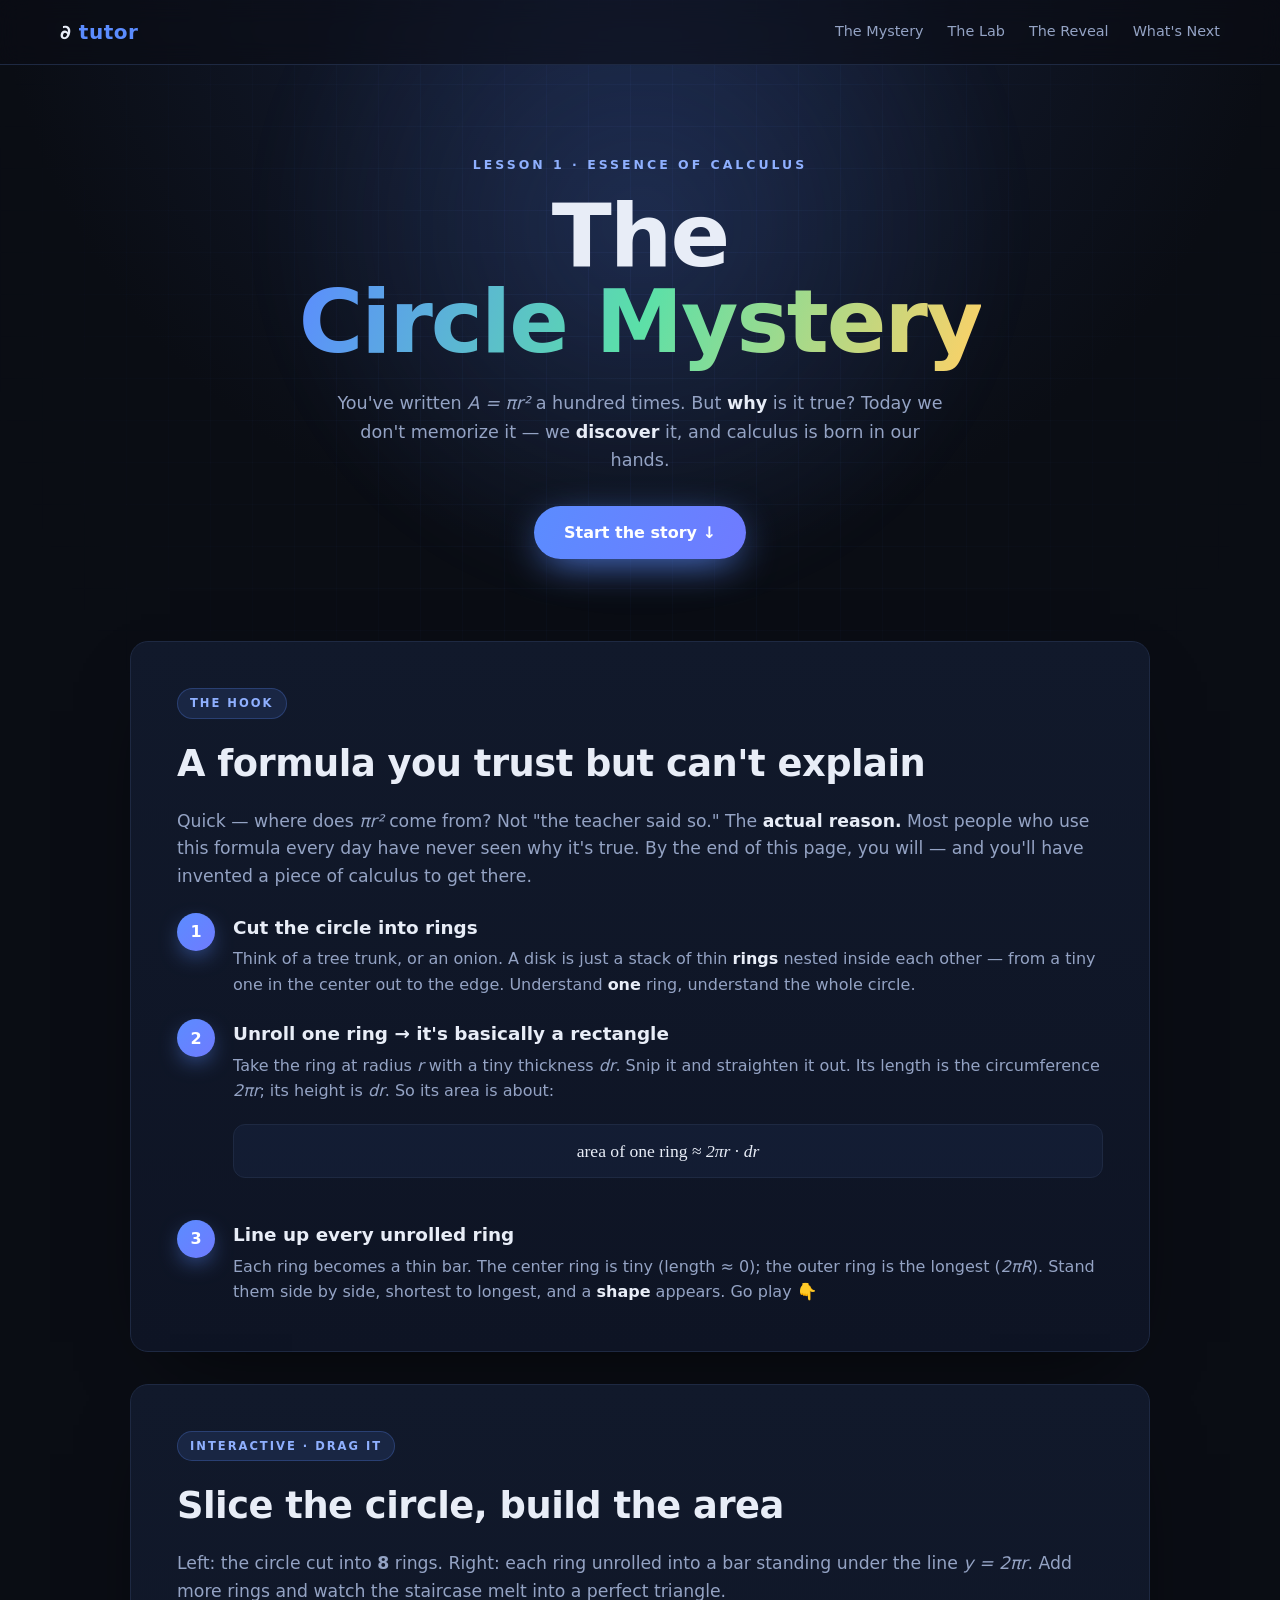
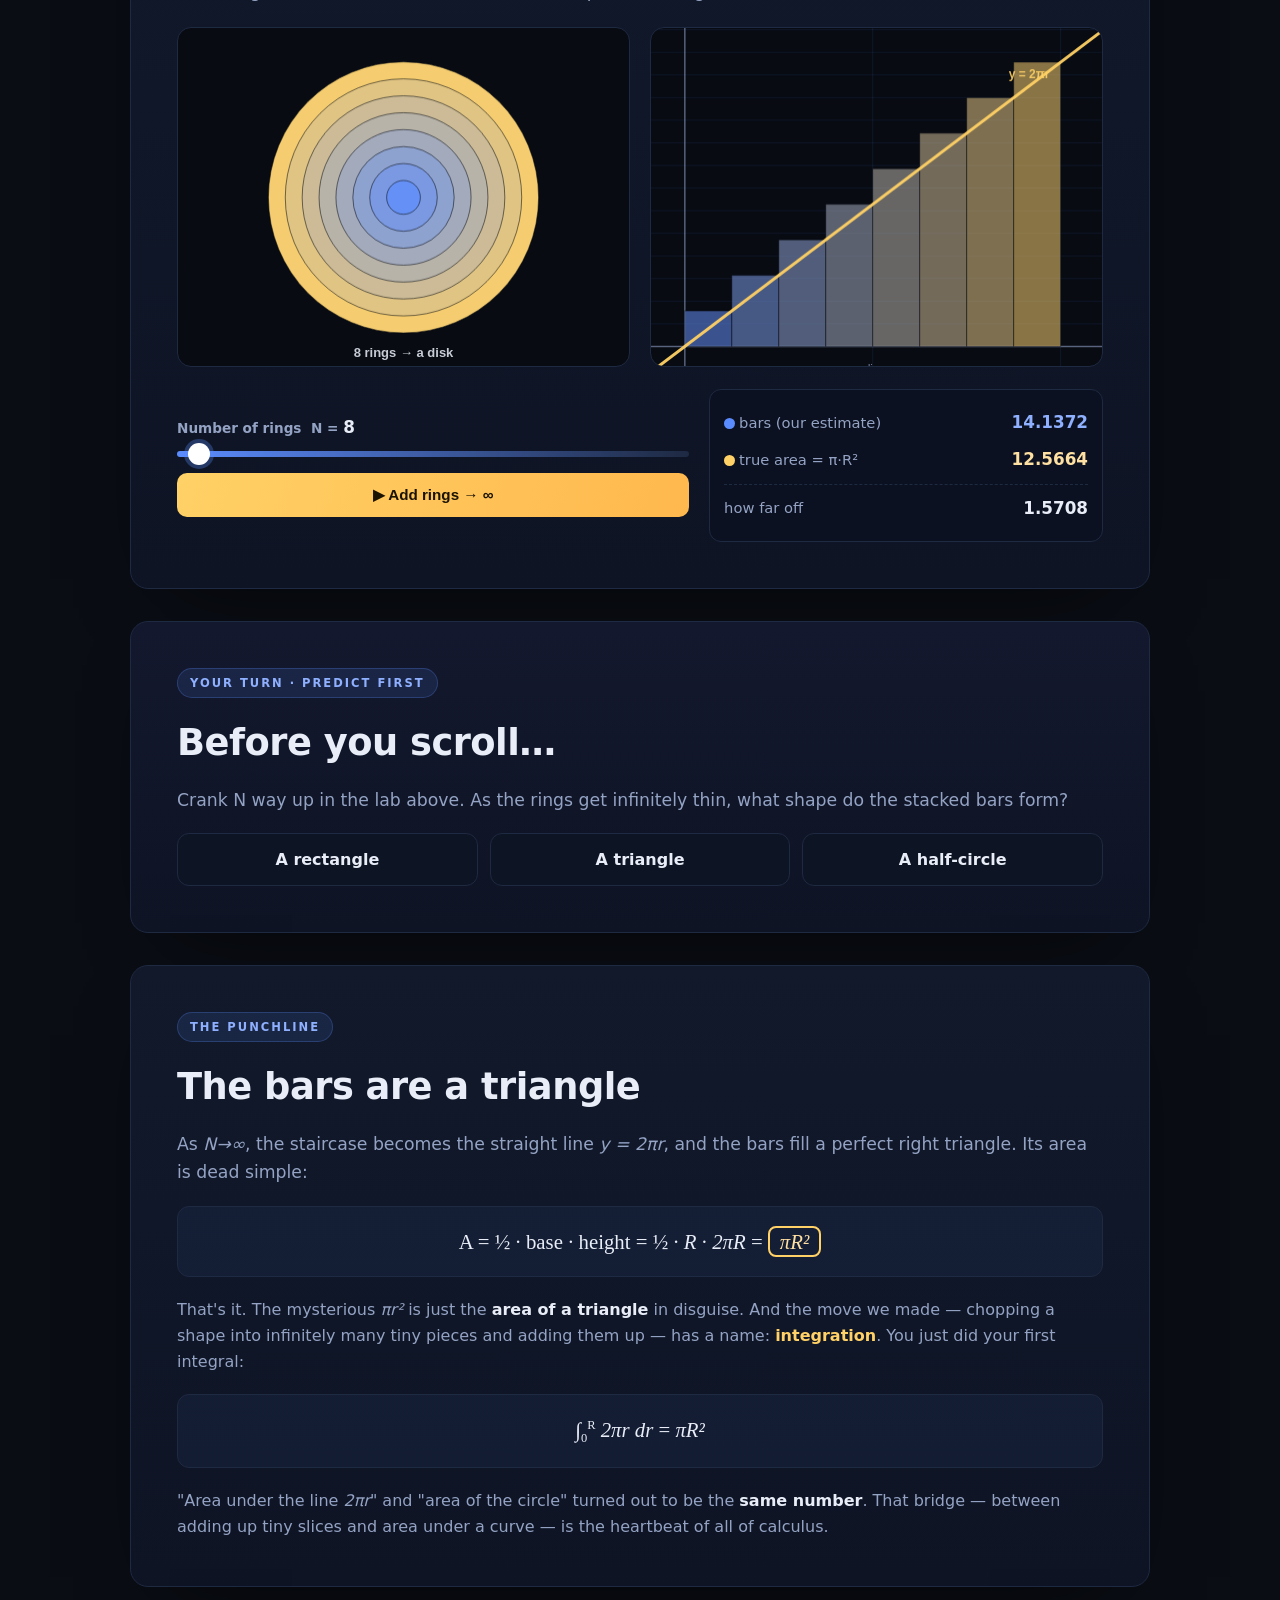
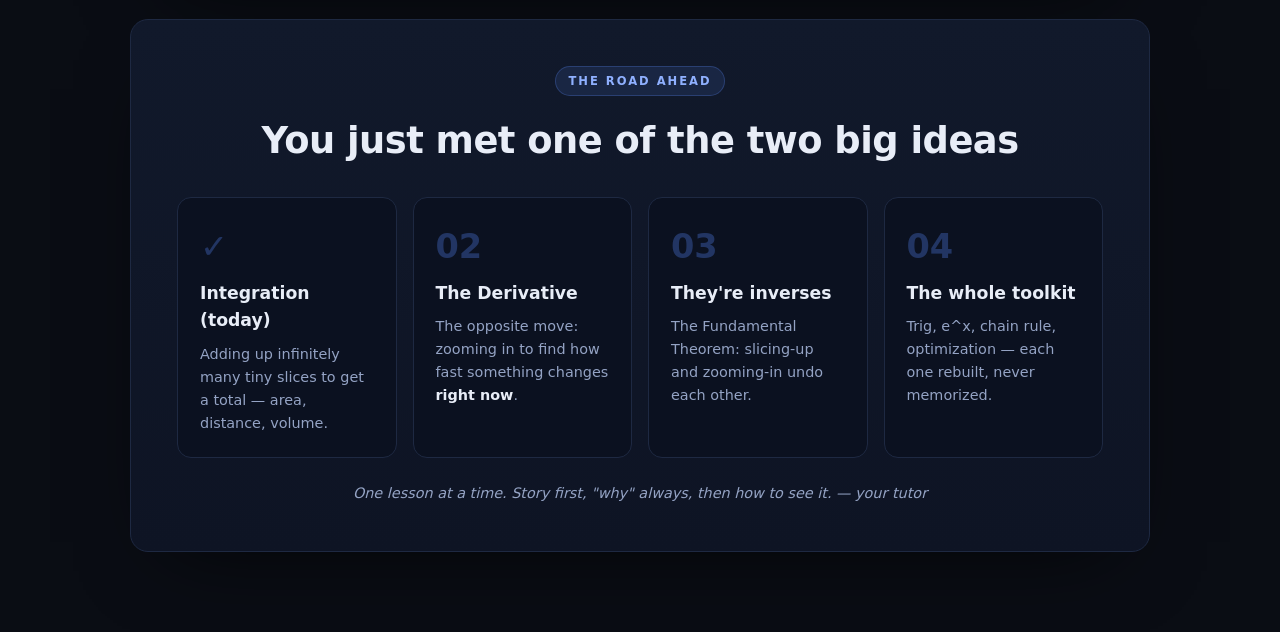
<file: index.html>
<!DOCTYPE html>
<html lang="en">
<head>
<meta charset="UTF-8" />
<meta name="viewport" content="width=device-width, initial-scale=1.0" />
<title>Lesson 1 — The Circle Mystery | Calculus Reinvented</title>
<style>
:root{
  --bg:#0a0d14;--bg2:#0e1320;--panel:#11192b;--panel-edge:#1e2942;
  --ink:#e8edf7;--muted:#94a3c4;--blue:#5b8cff;--blue-soft:#8fb0ff;
  --gold:#ffd166;--gold-soft:#ffe0a3;--green:#5be0a8;--pink:#ff7eb6;--radius:18px;--maxw:1100px;
}
*{box-sizing:border-box;margin:0;padding:0}
html{scroll-behavior:smooth}
body{font-family:-apple-system,BlinkMacSystemFont,'Segoe UI',system-ui,sans-serif;background:var(--bg);color:var(--ink);line-height:1.6;overflow-x:hidden;-webkit-font-smoothing:antialiased}
.bg-grid{position:fixed;inset:0;z-index:-2;background:radial-gradient(circle at 50% -10%,#16203a 0%,var(--bg) 55%)}
.bg-grid::after{content:"";position:absolute;inset:0;background-image:linear-gradient(rgba(91,140,255,.06) 1px,transparent 1px),linear-gradient(90deg,rgba(91,140,255,.06) 1px,transparent 1px);background-size:42px 42px;-webkit-mask-image:radial-gradient(circle at 50% 30%,#000 0%,transparent 75%);mask-image:radial-gradient(circle at 50% 30%,#000 0%,transparent 75%)}
.bg-glow{position:fixed;z-index:-1;top:-25%;left:50%;transform:translateX(-50%);width:900px;height:900px;border-radius:50%;background:radial-gradient(circle,rgba(91,140,255,.18),transparent 60%);filter:blur(20px);animation:float 14s ease-in-out infinite}
@keyframes float{0%,100%{transform:translateX(-50%) translateY(0)}50%{transform:translateX(-50%) translateY(40px)}}
.nav{position:sticky;top:0;z-index:50;display:flex;justify-content:space-between;align-items:center;padding:16px clamp(20px,5vw,60px);backdrop-filter:blur(12px);background:rgba(10,13,20,.6);border-bottom:1px solid var(--panel-edge)}
.brand{font-weight:800;font-size:1.25rem;letter-spacing:.5px}
.brand span{color:var(--blue)}
.nav-links{display:flex;gap:24px}
.nav-links a{color:var(--muted);text-decoration:none;font-size:.9rem;font-weight:500;transition:.2s}
.nav-links a:hover{color:var(--ink)}
@media(max-width:720px){.nav-links{display:none}}
.hero{max-width:var(--maxw);margin:0 auto;padding:clamp(50px,10vh,120px) clamp(20px,5vw,40px) 50px;text-align:center}
.eyebrow{color:var(--blue-soft);font-weight:600;letter-spacing:3px;font-size:.78rem;margin-bottom:18px}
.hero h1{font-size:clamp(2.6rem,9vw,5.5rem);font-weight:800;line-height:.98;letter-spacing:-2px}
.grad{background:linear-gradient(110deg,var(--blue),var(--green) 50%,var(--gold));-webkit-background-clip:text;background-clip:text;color:transparent}
.sub{max-width:620px;margin:24px auto 0;color:var(--muted);font-size:1.1rem}
.sub em{color:var(--ink);font-style:normal;font-weight:600}
.cta{display:inline-block;margin-top:32px;padding:14px 30px;border-radius:999px;background:linear-gradient(110deg,var(--blue),#6f7bff);color:#fff;text-decoration:none;font-weight:600;box-shadow:0 10px 40px -10px var(--blue);transition:.25s}
.cta:hover{transform:translateY(-2px)}
main{max-width:var(--maxw);margin:0 auto;padding:0 clamp(16px,4vw,40px) 80px}
.panel{background:linear-gradient(180deg,var(--panel),#0e1424);border:1px solid var(--panel-edge);border-radius:var(--radius);padding:clamp(24px,4vw,46px);margin-top:32px;box-shadow:0 30px 80px -40px rgba(0,0,0,.8)}
.panel.center{text-align:center}
.tag{display:inline-block;font-size:.72rem;font-weight:700;letter-spacing:2px;color:var(--blue-soft);background:rgba(91,140,255,.12);border:1px solid rgba(91,140,255,.25);padding:5px 12px;border-radius:999px;margin-bottom:16px}
.panel h2{font-size:clamp(1.5rem,4vw,2.3rem);font-weight:800;letter-spacing:-.5px;margin-bottom:14px}
.lead{font-size:1.08rem;color:var(--ink);margin-bottom:14px}
.panel p{color:var(--muted)}
.panel em{color:var(--ink);font-style:normal;font-weight:600}
.hl{color:var(--gold);font-weight:600}
.formula{margin:20px 0;padding:18px;border-radius:12px;background:rgba(91,140,255,.06);border:1px solid var(--panel-edge);overflow-x:auto;text-align:center;font-size:1.3rem;font-family:'Cambria Math','Times New Roman',serif;color:var(--ink)}
.formula.small{font-size:1.1rem;padding:12px}
.formula .box{border:2px solid var(--gold);border-radius:8px;padding:2px 10px;color:var(--gold-soft)}
.mn{font-style:italic}
.story-step{display:flex;gap:18px;align-items:flex-start;margin-top:22px}
.step-n{flex:none;width:38px;height:38px;border-radius:50%;display:grid;place-items:center;font-weight:800;background:linear-gradient(135deg,var(--blue),#6f7bff);color:#fff;box-shadow:0 8px 24px -8px var(--blue)}
.story-step h3{font-size:1.15rem;margin-bottom:4px}
.lab{display:grid;grid-template-columns:1fr 1fr;gap:20px;margin-top:22px}
@media(max-width:820px){.lab{grid-template-columns:1fr}}
.canvas-wrap{position:relative;border-radius:14px;overflow:hidden;border:1px solid var(--panel-edge);background:#080b12;aspect-ratio:4/3}
canvas{width:100%;height:100%;display:block}
.controls-row{display:grid;grid-template-columns:1.3fr 1fr;gap:20px;margin-top:22px;align-items:center}
@media(max-width:820px){.controls-row{grid-template-columns:1fr}}
.ctrl-block{display:flex;flex-direction:column;gap:10px}
.ctrl-block label{font-size:.85rem;color:var(--muted);font-weight:600}
input[type=range]{-webkit-appearance:none;appearance:none;width:100%;height:6px;border-radius:999px;background:linear-gradient(90deg,var(--blue),var(--panel-edge));outline:none}
input[type=range]::-webkit-slider-thumb{-webkit-appearance:none;width:22px;height:22px;border-radius:50%;background:#fff;cursor:pointer;box-shadow:0 0 0 4px rgba(91,140,255,.3)}
input[type=range]::-moz-range-thumb{width:22px;height:22px;border:none;border-radius:50%;background:#fff;cursor:pointer;box-shadow:0 0 0 4px rgba(91,140,255,.3)}
.anim{margin-top:6px;padding:13px;border:none;border-radius:10px;cursor:pointer;background:linear-gradient(110deg,var(--gold),#ffb84d);color:#1a1300;font-weight:700;font-size:.95rem;transition:.2s}
.anim:hover{transform:translateY(-1px);filter:brightness(1.05)}
.anim:disabled{opacity:.6;cursor:default;transform:none}
.readout{padding:14px;border-radius:12px;background:#0b1120;border:1px solid var(--panel-edge)}
.readout .row{display:flex;justify-content:space-between;align-items:center;padding:5px 0;font-size:.92rem;color:var(--muted)}
.readout .row.gap{margin-top:6px;border-top:1px dashed var(--panel-edge);padding-top:10px}
.mono{font-variant-numeric:tabular-nums;font-weight:700;font-size:1.05rem;color:var(--ink)}
.mono.blue{color:var(--blue-soft)}.mono.gold{color:var(--gold-soft)}
.dot{display:inline-block;width:11px;height:11px;border-radius:50%;margin-right:4px;vertical-align:middle}
.dot.blue{background:var(--blue)}.dot.gold{background:var(--gold)}
.quizpanel{background:linear-gradient(180deg,#13182e,#0e1424)}
.quiz-opts{display:flex;gap:12px;flex-wrap:wrap;margin-top:18px}
.quiz-opts button{flex:1;min-width:140px;padding:16px;border-radius:12px;cursor:pointer;background:#0d1424;color:var(--ink);border:1px solid var(--panel-edge);font-family:inherit;font-size:1rem;font-weight:600;transition:.2s}
.quiz-opts button:hover:not(:disabled){border-color:var(--blue);transform:translateY(-2px)}
.quiz-opts button:disabled{cursor:default;opacity:.6}
.quiz-opts button.correct{background:rgba(91,224,168,.18);border-color:var(--green);color:#cffbe8;opacity:1}
.quiz-opts button.wrong{background:rgba(255,126,182,.16);border-color:var(--pink);color:#ffd6e8;opacity:1}
.quiz-fb{display:none;margin-top:16px;padding:14px;border-radius:10px;background:#0b1120;border:1px solid var(--panel-edge);color:var(--muted)}
.quiz-fb b{color:var(--ink)}
.cards{display:grid;grid-template-columns:repeat(auto-fit,minmax(200px,1fr));gap:16px;margin:26px 0 10px;text-align:left}
.card{background:#0b1120;border:1px solid var(--panel-edge);border-radius:14px;padding:22px;transition:.25s}
.card:hover{transform:translateY(-4px);border-color:var(--blue)}
.card .num{font-size:2.1rem;font-weight:800;color:rgba(91,140,255,.3)}
.card h3{margin:6px 0 8px;font-size:1.08rem}
.card p{font-size:.9rem}
.footnote{margin-top:24px;color:var(--muted);font-size:.9rem;font-style:italic}
::selection{background:rgba(91,140,255,.4);color:#fff}
</style>
</head>
<body>
<div class="bg-grid"></div><div class="bg-glow"></div>

<nav class="nav">
  <div class="brand">∂ <span>tutor</span></div>
  <div class="nav-links">
    <a href="#story">The Mystery</a><a href="#lab">The Lab</a><a href="#reveal">The Reveal</a><a href="#next">What's Next</a>
  </div>
</nav>

<header class="hero">
  <p class="eyebrow">LESSON 1 · ESSENCE OF CALCULUS</p>
  <h1>The<br><span class="grad">Circle Mystery</span></h1>
  <p class="sub">You've written <span class="mn">A = πr²</span> a hundred times. But <em>why</em> is it true?
     Today we don't memorize it — we <em>discover</em> it, and calculus is born in our hands.</p>
  <a class="cta" href="#story">Start the story ↓</a>
</header>

<main>
<section id="story" class="panel">
  <div class="tag">THE HOOK</div>
  <h2>A formula you trust but can't explain</h2>
  <p class="lead">Quick — where does <span class="mn">πr²</span> come from? Not "the teacher said so." The <em>actual reason.</em>
     Most people who use this formula every day have never seen why it's true. By the end of this page, you will —
     and you'll have invented a piece of calculus to get there.</p>
  <div class="story-step"><span class="step-n">1</span><div>
    <h3>Cut the circle into rings</h3>
    <p>Think of a tree trunk, or an onion. A disk is just a stack of thin <em>rings</em> nested inside each other —
       from a tiny one in the center out to the edge. Understand <em>one</em> ring, understand the whole circle.</p></div></div>
  <div class="story-step"><span class="step-n">2</span><div>
    <h3>Unroll one ring → it's basically a rectangle</h3>
    <p>Take the ring at radius <span class="mn">r</span> with a tiny thickness <span class="mn">dr</span>. Snip it and straighten it out.
       Its length is the circumference <span class="mn">2πr</span>; its height is <span class="mn">dr</span>. So its area is about:</p>
    <div class="formula small">area of one ring ≈ <span class="mn">2πr</span> · <span class="mn">dr</span></div></div></div>
  <div class="story-step"><span class="step-n">3</span><div>
    <h3>Line up every unrolled ring</h3>
    <p>Each ring becomes a thin bar. The center ring is tiny (length ≈ 0); the outer ring is the longest (<span class="mn">2πR</span>).
       Stand them side by side, shortest to longest, and a <em>shape</em> appears. Go play 👇</p></div></div>
</section>

<section id="lab" class="panel">
  <div class="tag">INTERACTIVE · DRAG IT</div>
  <h2>Slice the circle, build the area</h2>
  <p class="lead">Left: the circle cut into <b id="nLabel">8</b> rings. Right: each ring unrolled into a bar
     standing under the line <span class="mn">y = 2πr</span>. Add more rings and watch the staircase melt into a perfect triangle.</p>
  <div class="lab">
    <div class="canvas-wrap"><canvas id="circleCanvas"></canvas></div>
    <div class="canvas-wrap"><canvas id="barsCanvas"></canvas></div>
  </div>
  <div class="controls-row">
    <div class="ctrl-block">
      <label>Number of rings&nbsp; N = <span id="nVal" class="mono">8</span></label>
      <input id="nSlider" type="range" min="1" max="300" step="1" value="8" />
      <button id="animBtn" class="anim">▶ Add rings → ∞</button>
    </div>
    <div class="readout">
      <div class="row"><span><span class="dot blue"></span>bars (our estimate)</span><b id="approxVal" class="mono blue">—</b></div>
      <div class="row"><span><span class="dot gold"></span>true area = π·R²</span><b id="trueVal" class="mono gold">—</b></div>
      <div class="row gap"><span>how far off</span><b id="errVal" class="mono">—</b></div>
    </div>
  </div>
</section>

<section id="quiz" class="panel quizpanel">
  <div class="tag">YOUR TURN · PREDICT FIRST</div>
  <h2>Before you scroll…</h2>
  <p class="lead">Crank N way up in the lab above. As the rings get infinitely thin, what shape do the stacked bars form?</p>
  <div class="quiz-opts">
    <button data-ans="rect">A rectangle</button>
    <button data-ans="triangle">A triangle</button>
    <button data-ans="semi">A half-circle</button>
  </div>
  <div id="quizFb" class="quiz-fb"></div>
</section>

<section id="reveal" class="panel">
  <div class="tag">THE PUNCHLINE</div>
  <h2>The bars <em>are</em> a triangle</h2>
  <p class="lead">As <span class="mn">N→∞</span>, the staircase becomes the straight line <span class="mn">y = 2πr</span>, and the bars
     fill a perfect right triangle. Its area is dead simple:</p>
  <div class="formula">A = ½ · base · height = ½ · <span class="mn">R</span> · <span class="mn">2πR</span> = <span class="box mn">πR²</span></div>
  <p>That's it. The mysterious <span class="mn">πr²</span> is just the <em>area of a triangle</em> in disguise. And the move we made —
     chopping a shape into infinitely many tiny pieces and adding them up — has a name: <span class="hl">integration</span>.
     You just did your first integral:</p>
  <div class="formula">∫<sub style="font-size:.6em">0</sub><sup style="font-size:.6em">R</sup> <span class="mn">2πr dr</span> = <span class="mn">πR²</span></div>
  <p>"Area under the line <span class="mn">2πr</span>" and "area of the circle" turned out to be the <em>same number</em>.
     That bridge — between adding up tiny slices and area under a curve — is the heartbeat of all of calculus.</p>
</section>

<section id="next" class="panel center">
  <div class="tag">THE ROAD AHEAD</div>
  <h2>You just met one of the two big ideas</h2>
  <div class="cards">
    <div class="card"><span class="num">✓</span><h3>Integration (today)</h3><p>Adding up infinitely many tiny slices to get a total — area, distance, volume.</p></div>
    <div class="card"><span class="num">02</span><h3>The Derivative</h3><p>The opposite move: zooming in to find how fast something changes <em>right now</em>.</p></div>
    <div class="card"><span class="num">03</span><h3>They're inverses</h3><p>The Fundamental Theorem: slicing-up and zooming-in undo each other.</p></div>
    <div class="card"><span class="num">04</span><h3>The whole toolkit</h3><p>Trig, e^x, chain rule, optimization — each one rebuilt, never memorized.</p></div>
  </div>
  <p class="footnote">One lesson at a time. Story first, "why" always, then how to see it. — your tutor</p>
</section>
</main>

<script>
const R=2, TRUE_AREA=Math.PI*R*R;
const C_INNER=[91,140,255], C_OUTER=[255,209,102];
const lerp=(a,b,t)=>a+(b-a)*t;
const mix=t=>`rgb(${Math.round(lerp(C_INNER[0],C_OUTER[0],t))},${Math.round(lerp(C_INNER[1],C_OUTER[1],t))},${Math.round(lerp(C_INNER[2],C_OUTER[2],t))})`;

class Plot{
  constructor(canvas,world){this.canvas=canvas;this.ctx=canvas.getContext('2d');this.world=Object.assign({xmin:-4,xmax:4,ymin:-3,ymax:5},world||{});this.resize();}
  resize(){const dpr=window.devicePixelRatio||1;const r=this.canvas.getBoundingClientRect();this.W=Math.max(1,r.width);this.H=Math.max(1,r.height);this.canvas.width=this.W*dpr;this.canvas.height=this.H*dpr;this.ctx.setTransform(dpr,0,0,dpr,0,0);}
  sx(x){const{xmin,xmax}=this.world;return (x-xmin)/(xmax-xmin)*this.W;}
  sy(y){const{ymin,ymax}=this.world;return this.H-(y-ymin)/(ymax-ymin)*this.H;}
  clear(){this.ctx.clearRect(0,0,this.W,this.H);}
  grid(step){const c=this.ctx,{xmin,xmax,ymin,ymax}=this.world;c.lineWidth=1;c.strokeStyle='rgba(91,140,255,0.10)';c.beginPath();for(let x=Math.ceil(xmin/step)*step;x<=xmax;x+=step){c.moveTo(this.sx(x),0);c.lineTo(this.sx(x),this.H);}for(let y=Math.ceil(ymin/step)*step;y<=ymax;y+=step){c.moveTo(0,this.sy(y));c.lineTo(this.W,this.sy(y));}c.stroke();}
  axes(){const c=this.ctx;c.lineWidth=1.5;c.strokeStyle='rgba(148,163,196,0.55)';c.beginPath();c.moveTo(0,this.sy(0));c.lineTo(this.W,this.sy(0));c.moveTo(this.sx(0),0);c.lineTo(this.sx(0),this.H);c.stroke();}
  line(x0,y0,slope,color,width){const c=this.ctx;c.save();c.lineWidth=width;c.strokeStyle=color;const{xmin,xmax}=this.world;c.beginPath();c.moveTo(this.sx(xmin),this.sy(y0+slope*(xmin-x0)));c.lineTo(this.sx(xmax),this.sy(y0+slope*(xmax-x0)));c.stroke();c.restore();}
}

const circleCanvas=document.getElementById('circleCanvas'),cctx=circleCanvas.getContext('2d');
const bars=new Plot(document.getElementById('barsCanvas'),{xmin:-0.18,xmax:R+0.22,ymin:-0.9,ymax:2*Math.PI*R*1.12});
const nSlider=document.getElementById('nSlider'),nVal=document.getElementById('nVal'),nLabel=document.getElementById('nLabel');
const approxVal=document.getElementById('approxVal'),trueVal=document.getElementById('trueVal'),errVal=document.getElementById('errVal'),animBtn=document.getElementById('animBtn');

function approxArea(N){const dr=R/N;let s=0;for(let i=1;i<=N;i++)s+=2*Math.PI*(i*dr)*dr;return s;}

function drawCircle(N){
  const dpr=window.devicePixelRatio||1,r=circleCanvas.getBoundingClientRect();
  circleCanvas.width=r.width*dpr;circleCanvas.height=r.height*dpr;cctx.setTransform(dpr,0,0,dpr,0,0);
  const W=r.width,H=r.height;cctx.clearRect(0,0,W,H);
  const cx=W/2,cy=H/2,rad=Math.min(W,H)*0.40;
  for(let i=N;i>=1;i--){const outer=rad*(i/N),t=(i-0.5)/N;cctx.beginPath();cctx.arc(cx,cy,outer,0,Math.PI*2);cctx.fillStyle=mix(t);cctx.fill();if(N<=80){cctx.lineWidth=1;cctx.strokeStyle='rgba(8,11,18,0.55)';cctx.stroke();}}
  cctx.fillStyle='rgba(232,237,247,0.85)';cctx.font='600 13px -apple-system,sans-serif';cctx.textAlign='center';
  cctx.fillText(N+' ring'+(N>1?'s':'')+' → a disk',cx,cy+rad+24);
}

function drawBars(N){
  bars.resize();bars.clear();bars.grid(1);bars.axes();
  const dr=R/N;
  for(let i=1;i<=N;i++){const x0=(i-1)*dr,x1=i*dr,h=2*Math.PI*(i*dr),t=(i-0.5)/N;const px0=bars.sx(x0),px1=bars.sx(x1),py0=bars.sy(0),py1=bars.sy(h);bars.ctx.fillStyle=mix(t);bars.ctx.globalAlpha=0.55;bars.ctx.fillRect(px0,py1,Math.max(px1-px0,0.4),py0-py1);bars.ctx.globalAlpha=1;if(N<=80){bars.ctx.strokeStyle='rgba(8,11,18,0.5)';bars.ctx.lineWidth=1;bars.ctx.strokeRect(px0,py1,px1-px0,py0-py1);}}
  bars.line(0,0,2*Math.PI,'rgba(255,209,102,0.95)',3);
  bars.ctx.fillStyle='rgba(255,209,102,0.9)';bars.ctx.font='600 12px -apple-system,sans-serif';bars.ctx.textAlign='left';bars.ctx.fillText('y = 2πr',bars.sx(R)-52,bars.sy(2*Math.PI*R)+16);
  bars.ctx.fillStyle='rgba(148,163,196,0.8)';bars.ctx.font='11px -apple-system,sans-serif';bars.ctx.textAlign='center';bars.ctx.fillText('radius r',bars.sx(R/2),bars.sy(0)+26);
}

function update(N){N=Math.max(1,Math.round(N));nVal.textContent=N;nLabel.textContent=N;drawCircle(N);drawBars(N);const a=approxArea(N);approxVal.textContent=a.toFixed(4);trueVal.textContent=TRUE_AREA.toFixed(4);const err=Math.abs(a-TRUE_AREA);errVal.textContent=err<1e-4?'≈ 0  🎯':err.toFixed(4);}

let animing=false;
function animate(){if(animing)return;animing=true;animBtn.disabled=true;animBtn.textContent='adding rings…';const start=performance.now(),dur=2600,from=+nSlider.value,to=300;function frame(now){const p=Math.min(1,(now-start)/dur),ease=1-Math.pow(1-p,3),N=Math.round(lerp(from,to,ease));nSlider.value=N;update(N);if(p<1)requestAnimationFrame(frame);else{animing=false;animBtn.disabled=false;animBtn.textContent='▶ Add rings → ∞';}}requestAnimationFrame(frame);}

(function wireQuiz(){const q=document.getElementById('quiz');q.querySelectorAll('button[data-ans]').forEach(btn=>{btn.addEventListener('click',()=>{const right=btn.dataset.ans==='triangle';q.querySelectorAll('button[data-ans]').forEach(b=>b.disabled=true);btn.classList.add(right?'correct':'wrong');const fb=document.getElementById('quizFb');fb.style.display='block';fb.innerHTML=right?'✅ <b>Yes!</b> A right triangle — base R, height 2πR. Scroll on for the magic.':'❌ Not quite — crank N up in the lab and look again. (Hint: the top edge is a straight line.)';});});})();

nSlider.addEventListener('input',e=>update(e.target.value));
animBtn.addEventListener('click',animate);
window.addEventListener('resize',()=>update(+nSlider.value));
update(8);
</script>
</body>
</html>
</file>
